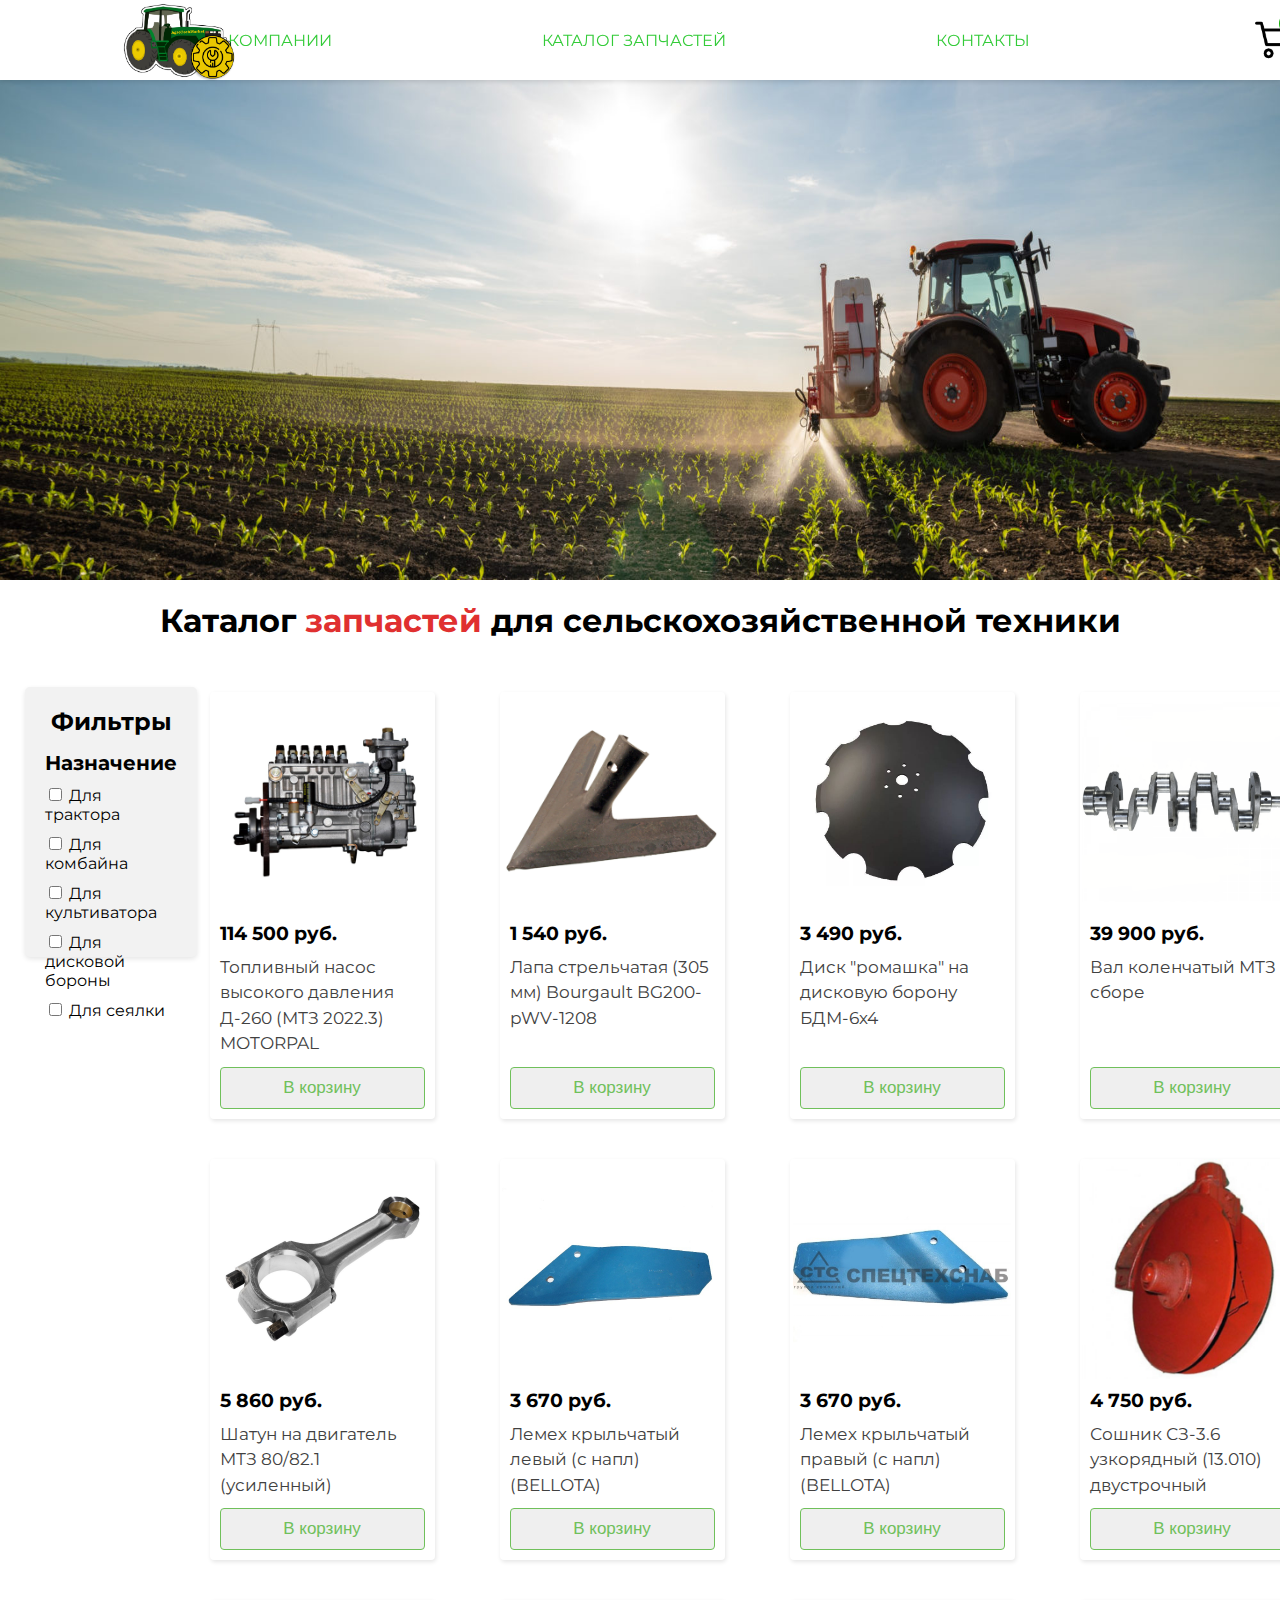
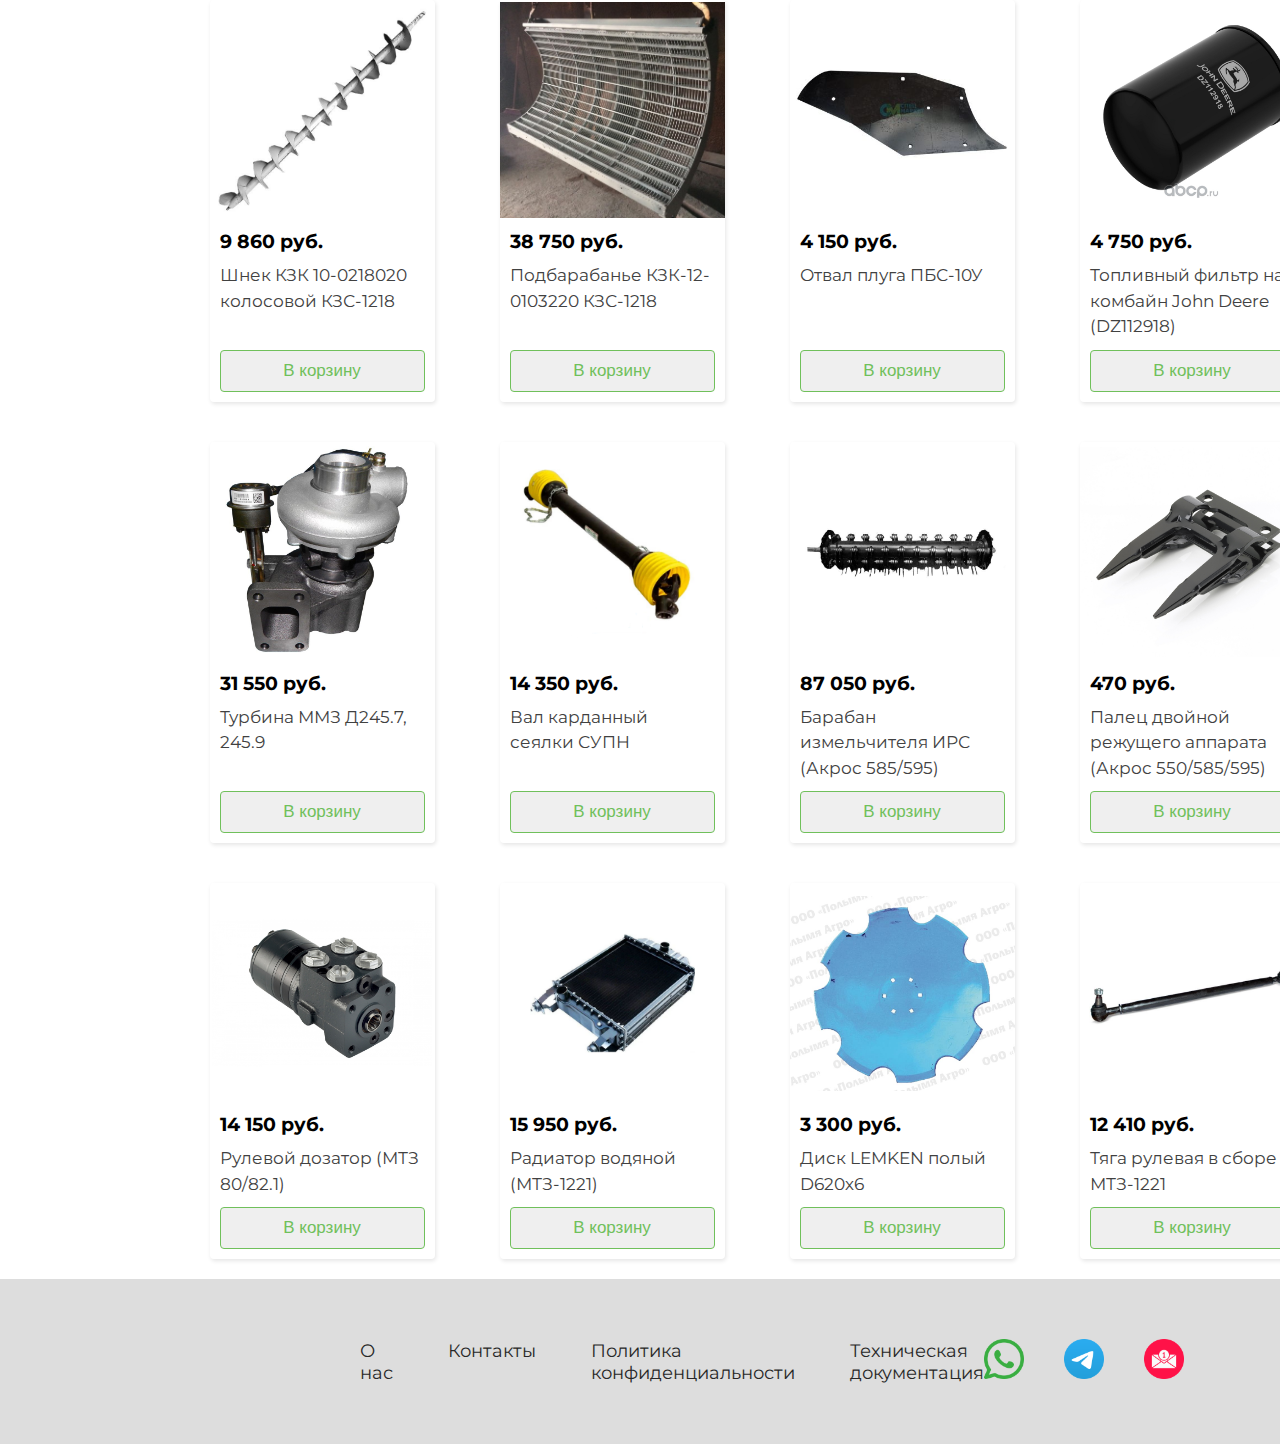
<file: index.html>
<!DOCTYPE html>
<html lang="en">
<head>
    <meta charset="UTF-8">
    <meta name="viewport" content="width=device-width, initial-scale=1.0">
    <title>Запчасти для сельскохозяйственной техники</title>
    <link rel="stylesheet" href="css/style.css">
</head>
<body>
    <!-- логотип и верхняя панелька управления -->
    <header>
            <div class="logo">
                <img src="img/logotip_agrotech.png" alt="Логотип">
            </div>
            <nav>
                <ul>
                    <li><a href="about.html">О КОМПАНИИ</a></li>
                    <li><a href="index.html">КАТАЛОГ ЗАПЧАСТЕЙ</a></li>
                    <li><a href="contacts.html">КОНТАКТЫ</a></li>
                </ul>
            </nav>

            <div class="cart-button">
                <a href="cart.html">
                    <img src="img/cart.png" alt="Корзина">
                    <span class="cart-count" id="cart-count">0</span>
                </a>
            </div>
    </header>
    <!-- логотип и верхняя панелька -->

    <main>
        <!-- баннер -->
        <section>
            <div class="banner" id="banner">
                <img class="slider" src="img/banner_6.jpg" alt="Баннер_1">
                <img class="slider" src="img/banner_2.jpg" alt="Баннер_2">
                <img class="slider" src="img/banner_3.jpeg" alt="Баннер_3">
                <img class="slider" src="img/banner_4.jpg" alt="Баннер_4">
                <img class="slider" src="img/banner_5.jpg" alt="Баннер_5">
            </div>    
        </section>
        <!-- баннер -->
        
        <h1>Каталог <span class="name-firm">запчастей</span> для сельскохозяйственной техники</h1>
        <section class="product">
        <!-- блок с фильтрацией товаров -->
            <div class="filters">
                <h3>Фильтры</h3>
                <div class="filter">
                  <h4 class="h_filter">Назначение</h4>
                  <div class="checkboxes">
                    <label>
                        <input type="checkbox" name="category" value="tractor"> Для трактора
                    </label>
                    <label>
                        <input type="checkbox" name="category" value="harvester"> Для комбайна
                    </label>
                    <label>
                        <input type="checkbox" name="category" value="cultivator"> Для культиватора
                    </label>
                    <label>
                        <input type="checkbox" name="category" value="diskator"> Для дисковой бороны
                    </label>
                    <label>
                        <input type="checkbox" name="category" value="seeder"> Для сеялки
                    </label>
                  </div>
                </div>
            </div>
        <!-- блок с фильтрацией товаров -->
            
        <!-- карточки товаров -->          
            <div class="cards">
                <div class="card" data-category="tractor">
                    <div class="card-top">
                        <a href="tnvd.html" class="card-image"> <img src="img/tnvd_mtz.jpg" alt="ТНВД Д-263 (МТЗ 2022.3)"/></a>
                    </div>
                    <div class="card-bottom">
                        <div class="card-prices">114 500 руб.</div>
                        <a href="tnvd.html" class="card-title">Топливный насос высокого давления Д-260 (МТЗ 2022.3) MOTORPAL</a>
                        <button class="card-add" data-product-id="1">В корзину</button>
                    </div>
                </div>
                <div class="card" data-category="cultivator">
                    <div class="card-top">
                        <a href="#" class="card-image"> <img src="img/lapa200mm.jpg" alt="Лапа стрельчатая 305мм"/></a>
                    </div>
                    <div class="card-bottom">
                        <div class="card-prices">1 540 руб.</div>
                        <a href="#" class="card-title">Лапа стрельчатая (305 мм) Bourgault BG200-pWV-1208</a>
                        <button class="card-add" data-product-id="2">В корзину</button>
                    </div>
                </div>

                <div class="card" data-category="diskator">
                    <div class="card-top">
                      <a href="#" class="card-image"> <img src="img/bdm_disk.jpg" alt="Диск ромашка на дисковую борону "/></a>
                    </div>
                    <div class="card-bottom">
                        <div class="card-prices">3 490 руб.</div>
                        <a href="#" class="card-title">Диск "ромашка" на дисковую борону БДМ-6х4</a>
                        <button class="card-add" data-product-id="3">В корзину</button>
                    </div>
                </div>

                <div class="card" data-category="tractor">
                    <div class="card-top">
                    <a href="#" class="card-image"> <img src="img/kolenval_mtz.png" alt="Коленвал на МТЗ 82.1"/></a>
                    </div>
                    <div class="card-bottom">
                        <div class="card-prices">39 900 руб.</div>
                        <a href="#" class="card-title">Вал коленчатый МТЗ в сборе</a>
                        <button class="card-add" data-product-id="4">В корзину</button>
                    </div>
                </div>

                <div class="card" data-category="tractor">
                    <div class="card-top">
                        <a href="#" class="card-image"> <img src="img/shatun_mtz.jpg" alt="Шатун на МТЗ 82.1"/></a>
                    </div>
                    <div class="card-bottom">
                        <div class="card-prices">5 860 руб.</div>
                        <a href="#" class="card-title">Шатун на двигатель МТЗ 80/82.1 (усиленный)</a>
                        <button class="card-add" data-product-id="5">В корзину</button>
                    </div>
                </div>

                <div class="card" data-category="plug">
                    <div class="card-top">
                        <a href="#" class="card-image"> <img src="img/lemeh_left.jpeg" alt="Лемех левый"/></a>
                    </div>
                    <div class="card-bottom">
                        <div class="card-prices">3 670 руб.</div>
                        <a href="#" class="card-title">Лемех крыльчатый левый (с напл) (BELLOTA)</a>
                        <button class="card-add" data-product-id="6">В корзину</button>
                    </div>
                </div>

                <div class="card" data-category="plug">
                    <div class="card-top">
                        <a href="#" class="card-image"> <img src="img/lemeh_right.jpg" alt="Лемех правый"/></a>
                    </div>
                    <div class="card-bottom">
                        <div class="card-prices">3 670 руб.</div>
                        <a href="#" class="card-title">Лемех крыльчатый правый (с напл) (BELLOTA)</a>
                        <button class="card-add" data-product-id="7">В корзину</button>
                    </div>
                </div>

                <div class="card" data-category="seeder">
                    <div class="card-top">
                        <a href="#" class="card-image"> <img src="img/soshnik3.6.jpg" alt="Сошник узкорядный СЗ-3.6"/></a>
                    </div>
                    <div class="card-bottom">
                        <div class="card-prices">4 750 руб.</div>
                        <a href="#" class="card-title">Сошник СЗ-3.6 узкорядный (13.010) двустрочный</a>
                        <button class="card-add" data-product-id="8">В корзину</button>
                    </div>
                </div>

                <div class="card" data-category="harvester">
                    <div class="card-top">
                        <a href="#" class="card-image"> <img src="img/shnek_kolos_1218jpg.jpg" alt="Шнек колосовой КЗС-1218"/></a>
                    </div>
                    <div class="card-bottom">
                        <div class="card-prices">9 860 руб.</div>
                        <a href="#" class="card-title">Шнек КЗК 10-0218020 колосовой КЗС-1218</a>
                        <button class="card-add" data-product-id="9">В корзину</button>
                    </div>
                </div>

                <div class="card" data-category="harvester">
                    <div class="card-top">
                        <a href="#" class="card-image"> <img src="img/podbar_1218.jpg" alt="Подбарабанье КЗС-1218"/></a>
                    </div>
                    <div class="card-bottom">
                        <div class="card-prices">38 750 руб.</div>
                        <a href="#" class="card-title">Подбарабанье КЗК-12-0103220 КЗС-1218</a>
                        <button class="card-add" data-product-id="10">В корзину</button>
                    </div>
                </div>

                <div class="card" data-category="plug">
                    <div class="card-top">
                        <a href="#" class="card-image"> <img src="img/otval_pbs.jpeg" alt="Отвал плуга ПБС-10У"/></a>
                    </div>
                    <div class="card-bottom">
                        <div class="card-prices">4 150 руб.</div>
                        <a href="#" class="card-title">Отвал плуга ПБС-10У</a>
                        <button class="card-add" data-product-id="11">В корзину</button>
                    </div>
                </div>
                
                <div class="card" data-category="harvester">
                    <div class="card-top">
                        <a href="#" class="card-image"> <img src="img/jd_filter.jpeg" alt="Топливный фильтр John Deere"/></a>
                    </div>
                    <div class="card-bottom">
                        <div class="card-prices">4 750 руб.</div>
                        <a href="#" class="card-title">Топливный фильтр на комбайн John Deere (DZ112918)</a>
                        <button class="card-add" data-product-id="12">В корзину</button>
                    </div>
                </div>

                <div class="card" data-category="tractor">
                    <div class="card-top">
                        <a href="#" class="card-image"> <img src="img/turbina_d245.jpg" alt="Турбина ММЗ Д245.7, 245.9"/></a>
                    </div>
                    <div class="card-bottom">
                        <div class="card-prices">31 550 руб.</div>
                        <a href="#" class="card-title">Турбина ММЗ Д245.7, 245.9</a>
                        <button class="card-add" data-product-id="13">В корзину</button>
                    </div>
                </div>

                <div class="card" data-category="seeder">
                    <div class="card-top">
                        <a href="#" class="card-image"> <img src="img/val_supn.png" alt="Вал карданный сеялки СУПН"/></a>
                    </div>
                    <div class="card-bottom">
                        <div class="card-prices">14 350 руб.</div>
                        <a href="#" class="card-title">Вал карданный сеялки СУПН</a>
                        <button class="card-add" data-product-id="14">В корзину</button>
                    </div>
                </div>

                <div class="card" data-category="harvester">
                    <div class="card-top">
                        <a href="#" class="card-image"> <img src="img/irs_acros.jpg" alt="Барабан измельчителя ИРС (Акрос 585/595)"/></a>
                    </div>
                    <div class="card-bottom">
                        <div class="card-prices">87 050 руб.</div>
                        <a href="#" class="card-title">Барабан измельчителя ИРС (Акрос 585/595) </a>
                        <button class="card-add" data-product-id="15">В корзину</button>
                    </div>
                </div>

                <div class="card" data-category="harvester">
                    <div class="card-top">
                        <a href="#" class="card-image"> <img src="img/palec_acros.jpeg" alt="Палец двойной режущего аппарата (Акрос 550/585/595)"/></a>
                    </div>
                    <div class="card-bottom">
                        <div class="card-prices">470 руб.</div>
                        <a href="#" class="card-title">Палец двойной режущего аппарата (Акрос 550/585/595)</a>
                        <button class="card-add" data-product-id="16">В корзину</button>
                    </div>
                </div>

                <div class="card" data-category="tractor">
                    <div class="card-top">
                    <a href="#" class="card-image"> <img src="img/dozator.jpg" alt="Рулевой дозатор"/></a>
                    </div>
                    <div class="card-bottom">
                    <div class="card-prices">14 150 руб.</div>
                    <a href="#" class="card-title">Рулевой дозатор (МТЗ 80/82.1)</a>
                    <button class="card-add" data-product-id="17">В корзину</button>
                    </div>
                </div>

                <div class="card" data-category="tractor">
                    <div class="card-top">
                        <a href="#" class="card-image"> <img src="img/radiator_mtz1221.jpg" alt="Радиатор водяной (МТЗ-1221)"/></a>
                    </div>
                    <div class="card-bottom">
                        <div class="card-prices">15 950 руб.</div>
                        <a href="#" class="card-title">Радиатор водяной (МТЗ-1221)</a>
                        <button class="card-add" data-product-id="18">В корзину</button>
                    </div>
                </div>

                <div class="card" data-category="diskator">
                    <div class="card-top">
                        <a href="#" class="card-image"> <img src="img/disk_lemken.jpg" alt="Диск LEMKEN полый D620х6"/></a>
                    </div>
                    <div class="card-bottom">
                        <div class="card-prices">3 300 руб.</div>
                        <a href="#" class="card-title">Диск LEMKEN полый D620х6 </a>
                        <button class="card-add" data-product-id="19">В корзину</button>
                    </div>
                </div>

                <div class="card" data-category="tractor">
                    <div class="card-top">
                        <a href="#" class="card-image"> <img src="img/tyaga_1221.jpg" alt="Тяга рулевая в сборе МТЗ-1221"/></a>
                    </div>
                    <div class="card-bottom">
                        <div class="card-prices">12 410 руб.</div>
                        <a href="#" class="card-title">Тяга рулевая в сборе МТЗ-1221</a>
                        <button class="card-add" data-product-id="20">В корзину</button>
                    </div>
                </div>
            </div>
        <!-- карточки товаров -->
        </section>

        <!-- нижняя часть -->
        <footer>
            <div class="footer-links">
              <a href="about.html">О нас</a>
              <a href="contacts.html">Контакты</a>
              <a href="#">Политика конфиденциальности</a>
              <a href="#">Техническая документация</a>
            </div>

            <div class="footer-icons">
              <a href="https://wa.me/" target="_blank">
                <img src="img/whatsapp-icon.png" alt="WhatsApp">
              </a>
              <a href="https://t.me/" target="_blank">
                <img src="img/telegram_icon.png" alt="Telegram">
              </a>
              <a href="mailto:example_email@example.ru">
                <img src="img/mail_icon.png" alt="Email">
              </a>
            </div>
          </footer>
        <!-- нижняя часть -->

        <script src="js/banner_script.js"></script>
        <script src="js/cart_ind_script.js"></script>
        <script src="js/sort_card.js"></script>
    </main>

</body>
</html>
</file>
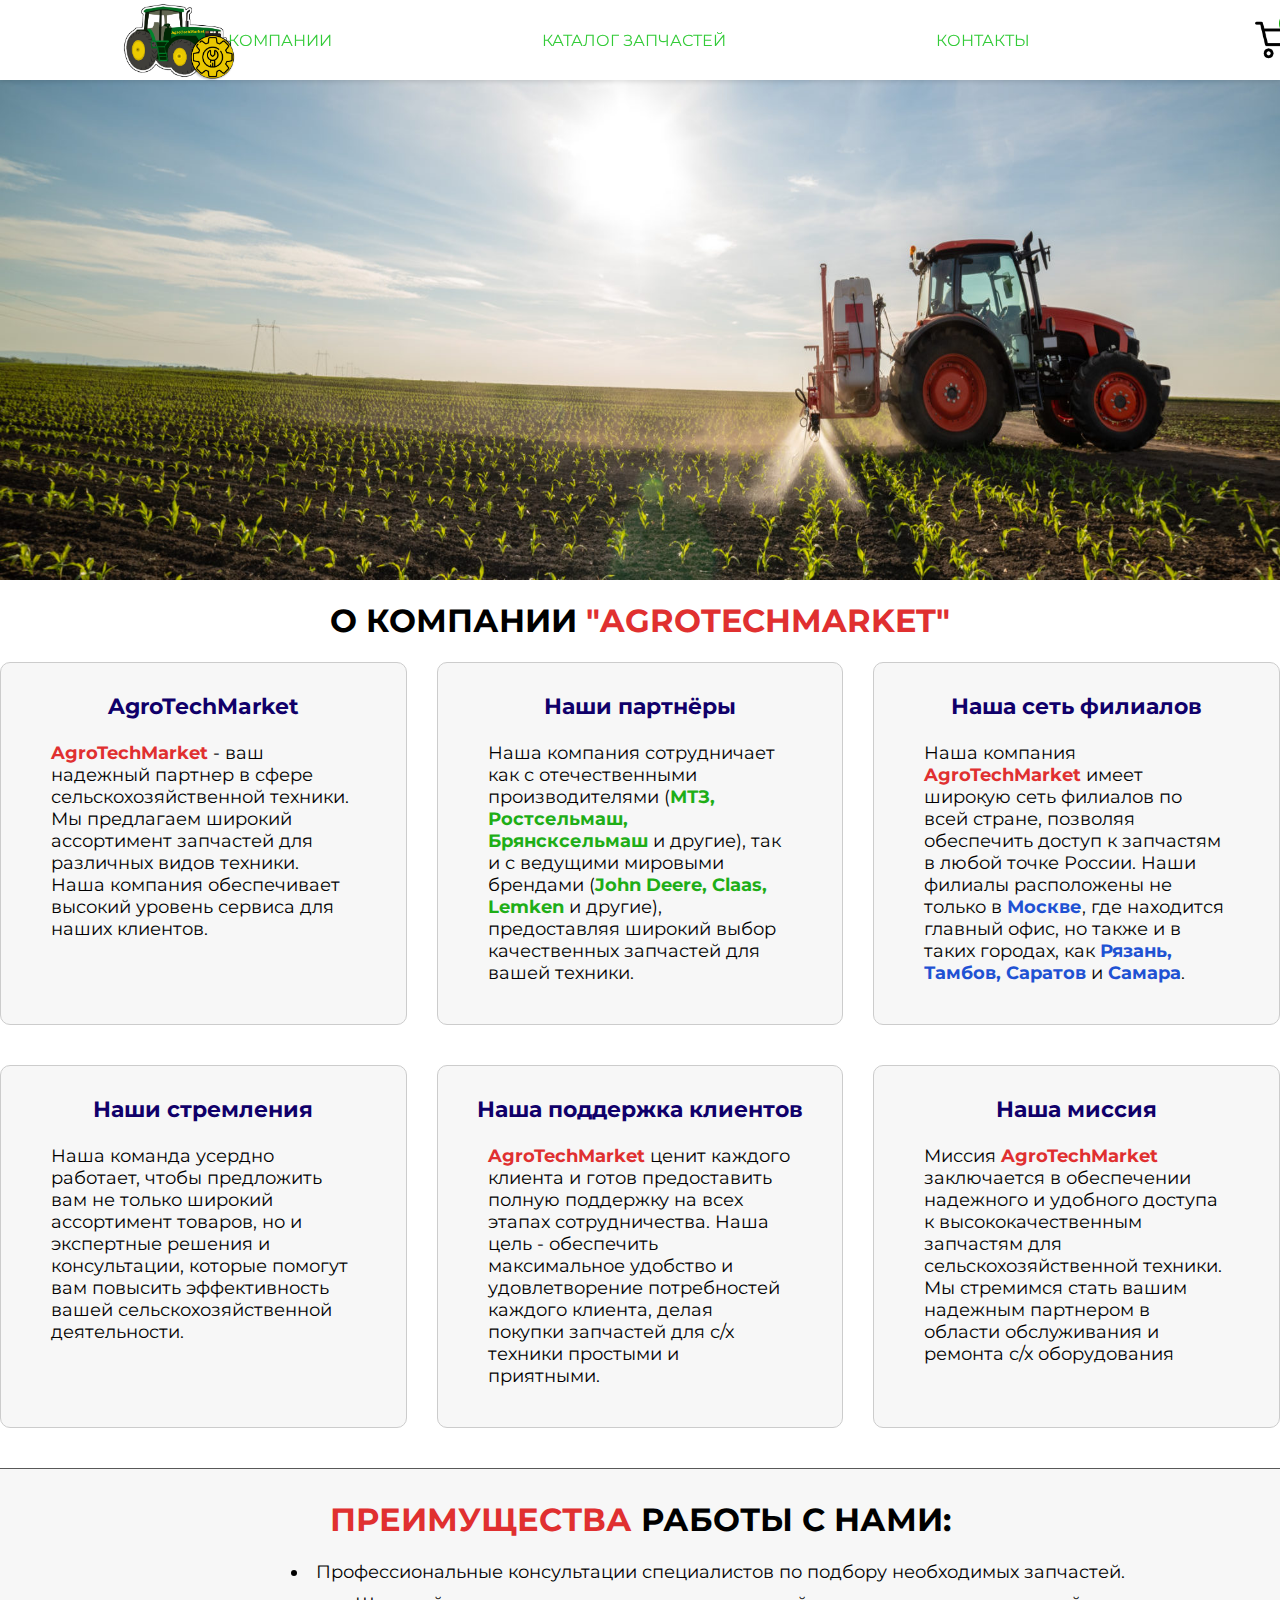
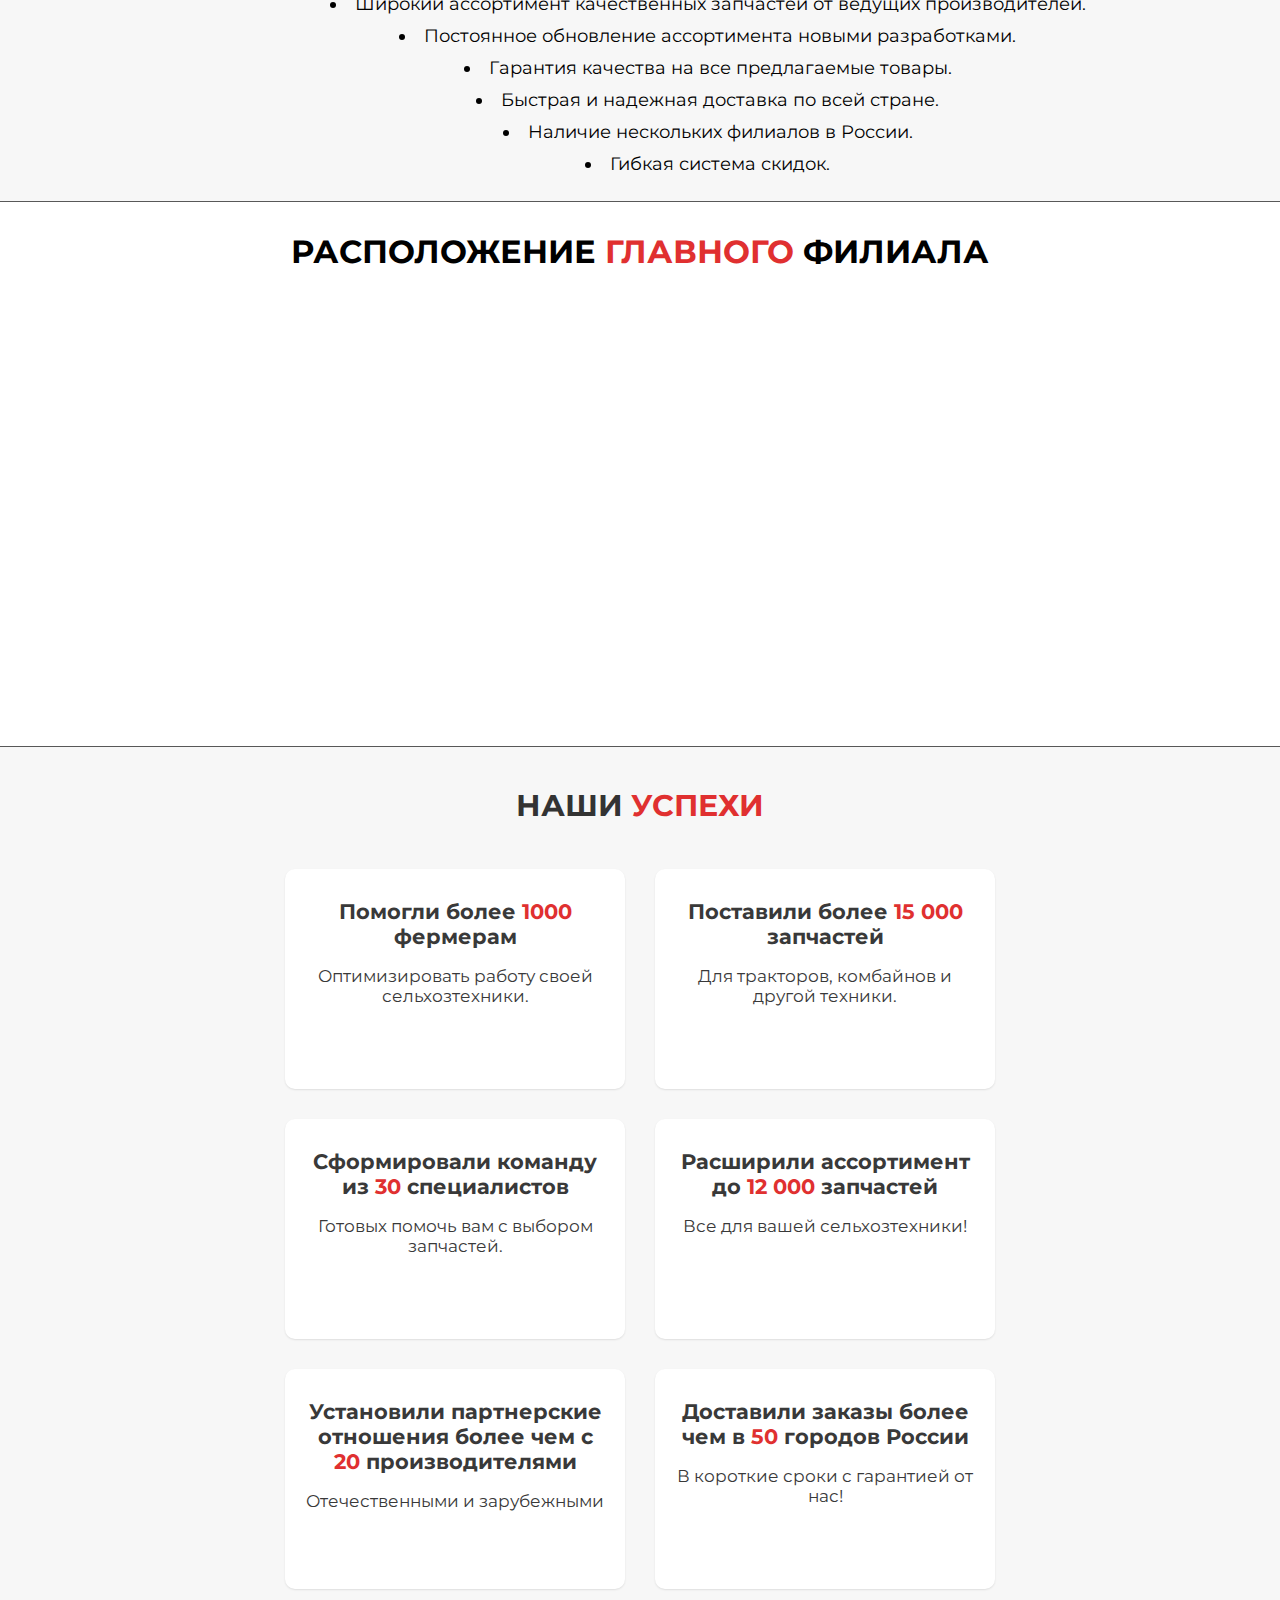
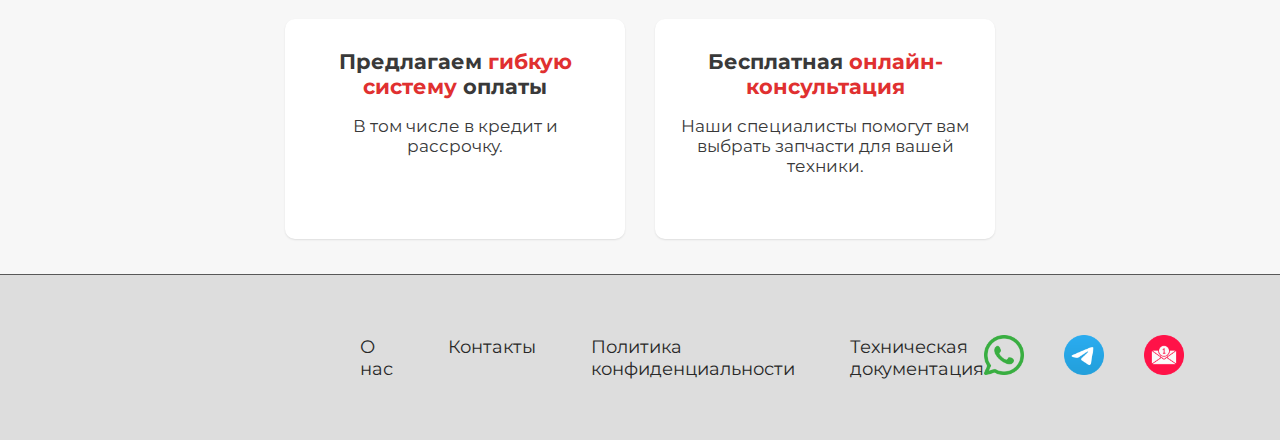
<file: about.html>
<!DOCTYPE html>
<html lang="en">
<head>
    <meta charset="UTF-8">
    <meta name="viewport" content="width=device-width, initial-scale=1.0">
    <title>О нас</title>
    <link rel="stylesheet" href="css/style_about.css">
</head>
<body>
    <header>
        <div class="logo">
            <img src="img/logotip_agrotech.png" alt="Логотип">
        </div>
        <nav>
            <ul>
                <li><a href="about.html">О КОМПАНИИ</a></li>
                <li><a href="index.html">КАТАЛОГ ЗАПЧАСТЕЙ</a></li>
                <li><a href="contacts.html">КОНТАКТЫ</a></li>
            </ul>
        </nav>
            
        <div class="cart-button">
            <a href="cart.html">
                <img src="img/cart.png" alt="Корзина">
                <span class="cart-count" id="cart-count">0</span>
            </a>
        </div>
    </header>

    <main>
        <section>
            <div class="banner" id="banner">
                <img class="slider" src="img/banner_6.jpg" alt="Баннер_1">
                <img class="slider" src="img/banner_2.jpg" alt="Баннер_2">
                <img class="slider" src="img/banner_3.jpeg" alt="Баннер_3">
                <img class="slider" src="img/banner_4.jpg" alt="Баннер_4">
                <img class="slider" src="img/banner_5.jpg" alt="Баннер_5">
            </div>      
        </section>
        <div class="info-container">
          <h1>О КОМПАНИИ <span class="name-firm">"AGROTECHMARKET"</span></h1>
          <div class="card-block">
            <div class="card-info">
              <div class="card-item">
                <div class="card-header">
                  <h3>AgroTechMarket</h3>
                </div>
                <div class="information">
                  <p><span class="name-firm">AgroTechMarket</span> - ваш надежный партнер в сфере сельскохозяйственной техники. 
                    Мы предлагаем широкий ассортимент запчастей для различных видов техники.
                    Наша компания обеспечивает высокий уровень сервиса для наших клиентов.</p>
                </div>
              </div>

              <div class="card-item">
                <div class="card-header">
                  <h3>Наши партнёры</h3>
                </div>
                <div class="information">
                  <p>Наша компания сотрудничает как с отечественными производителями 
                    (<span class="name-prod">МТЗ, Ростсельмаш, Брянсксельмаш</span> и другие), так и 
                    с ведущими мировыми брендами (<span class="name-prod">John Deere, Claas, Lemken</span> и другие), предоставляя широкий выбор
                    качественных запчастей для вашей техники.</p>
                </div>
              </div>

              <div class="card-item">
                <div class="card-header">
                  <h3>Наша сеть филиалов</h3>
                </div>
                <div class="information">
                  <p>Наша компания <span class="name-firm">AgroTechMarket</span> имеет широкую сеть филиалов по всей стране, позволяя обеспечить доступ 
                    к запчастям в любой точке России. Наши филиалы расположены 
                    не только в <span class="name-city">Москве</span>, где находится главный офис, но также и в таких городах, как <span class="name-city">Рязань, 
                    Тамбов, Саратов</span> и <span class="name-city">Самара</span>. </p>
                </div>
              </div>

              <div class="card-item">
                <div class="card-header">
                  <h3>Наши стремления</h3>
                </div>
                <div class="information">
                  <p>Наша команда усердно работает, чтобы предложить вам не только широкий ассортимент товаров, но и экспертные 
                    решения и консультации, которые помогут вам повысить эффективность вашей сельскохозяйственной деятельности. 
                  </p>
                </div>
              </div>

              <div class="card-item">
                <div class="card-header">
                  <h3>Наша поддержка клиентов</h3>
                </div>
                <div class="information">
                  <p><span class="name-firm">AgroTechMarket</span> ценит каждого клиента и готов предоставить полную поддержку на всех этапах сотрудничества. 
                    Наша цель - обеспечить максимальное удобство и удовлетворение потребностей каждого клиента, 
                    делая покупки запчастей для с/х техники простыми и приятными.</p>
                </div>
              </div>

              <div class="card-item">
                <div class="card-header">
                  <h3>Наша миссия</h3>
                </div>
                <div class="information">
                  <p>Миссия <span class="name-firm">AgroTechMarket</span> заключается в обеспечении надежного и удобного доступа к высококачественным запчастям 
                    для сельскохозяйственной техники. Мы стремимся стать вашим надежным партнером в области обслуживания и ремонта 
                    с/х оборудования</p>
                </div>
              </div>
            </div>
          </div>
          <div class="info-prefer">
            <h1><span class="name-firm">ПРЕИМУЩЕСТВА</span> РАБОТЫ С НАМИ:</h1>
            <ul>
              <li>Профессиональные консультации специалистов по подбору необходимых запчастей.</li>
              <li>Широкий ассортимент качественных запчастей от ведущих производителей.</li>
              <li>Постоянное обновление ассортимента новыми разработками.</li>
              <li>Гарантия качества на все предлагаемые товары.</li>
              <li>Быстрая и надежная доставка по всей стране.</li>
              <li>Наличие нескольких филиалов в России.</li>
              <li>Гибкая система скидок.</li>
            </ul>
          </div>  
        </div>
        <div class="main-map">
          <h1>РАСПОЛОЖЕНИЕ <span class="name-firm">ГЛАВНОГО</span> ФИЛИАЛА</h1>
          <iframe src="https://yandex.ru/map-widget/v1/?um=constructor%3Ae0b4b24038646551891e26cdb858741715fa1d450b7b2f39865cf2f8e0152227&amp;source=constructor" 
          width="780" height="420" frameborder="0"></iframe>
        </div>
        <div class="info-success">
          <section class="success-block">
            <h1>НАШИ <span class="name-firm">УСПЕХИ</span></h1>
            <div class="success-items">
              <div class="success-item">
                <div class="success-content">
                  <h4>Помогли более <span class="name-firm">1000</span> фермерам</h4>
                  <p>Оптимизировать работу своей сельхозтехники.</p>
                </div>
              </div>
              <div class="success-item">
                <div class="success-content">
                  <h4>Поставили более <span class="name-firm">15 000</span> запчастей</h4>
                  <p>Для тракторов, комбайнов и другой техники.</p>
                </div>
              </div>
              <div class="success-item">
                <div class="success-content">
                  <h4>Сформировали команду из <span class="name-firm">30</span> специалистов</h4>
                  <p>Готовых помочь вам с выбором запчастей.</p>
                </div>
              </div>
              <div class="success-item">
                <div class="success-content">
                  <h4>Расширили ассортимент до <span class="name-firm">12 000</span> запчастей</h4>
                  <p>Все для вашей сельхозтехники!</p>
                </div>
              </div>
              <div class="success-item">
                <div class="success-content">
                  <h4>Установили партнерские отношения более чем с <span class="name-firm">20</span> производителями</h4>
                  <p>Отечественными и зарубежными</p>
                </div>
              </div>
              <div class="success-item">
                <div class="success-content">
                  <h4>Доставили заказы более чем в <span class="name-firm">50</span> городов России</h4>
                  <p>В короткие сроки с гарантией от нас!</p>
                </div>
              </div>
              <div class="success-item">
                <div class="success-content">
                  <h4>Предлагаем <span class="name-firm">гибкую систему</span> оплаты</h4>
                  <p>В том числе в кредит и рассрочку.</p>
                </div>
              </div>
              <div class="success-item">
                <div class="success-content">
                  <h4>Бесплатная <span class="name-firm">онлайн-консультация</span></h4>
                  <p>Наши специалисты помогут вам выбрать запчасти для вашей техники.</p>
                </div>
              </div>
            </div>
          </section>
          
        </div>
        
        
        <!-- нижняя часть -->
        <footer>
            <div class="footer-links">
              <a href="about.html">О нас</a>
              <a href="contacts.html">Контакты</a>
              <a href="#">Политика конфиденциальности</a>
              <a href="#">Техническая документация</a>
            </div>

            <div class="footer-icons">
              <a href="https://wa.me/" target="_blank">
                <img src="img/whatsapp-icon.png" alt="WhatsApp">
              </a>
              <a href="https://t.me/" target="_blank">
                <img src="img/telegram_icon.png" alt="Telegram">
              </a>
              <a href="mailto:example_email@example.ru">
                <img src="img/mail_icon.png" alt="Email">
              </a>
            </div>
          </footer>
        <!-- нижняя часть -->


        <script src="js/banner_script.js"></script>
        <script src="js/count_script.js"></script>
    </main>

</body>
</html>
</file>
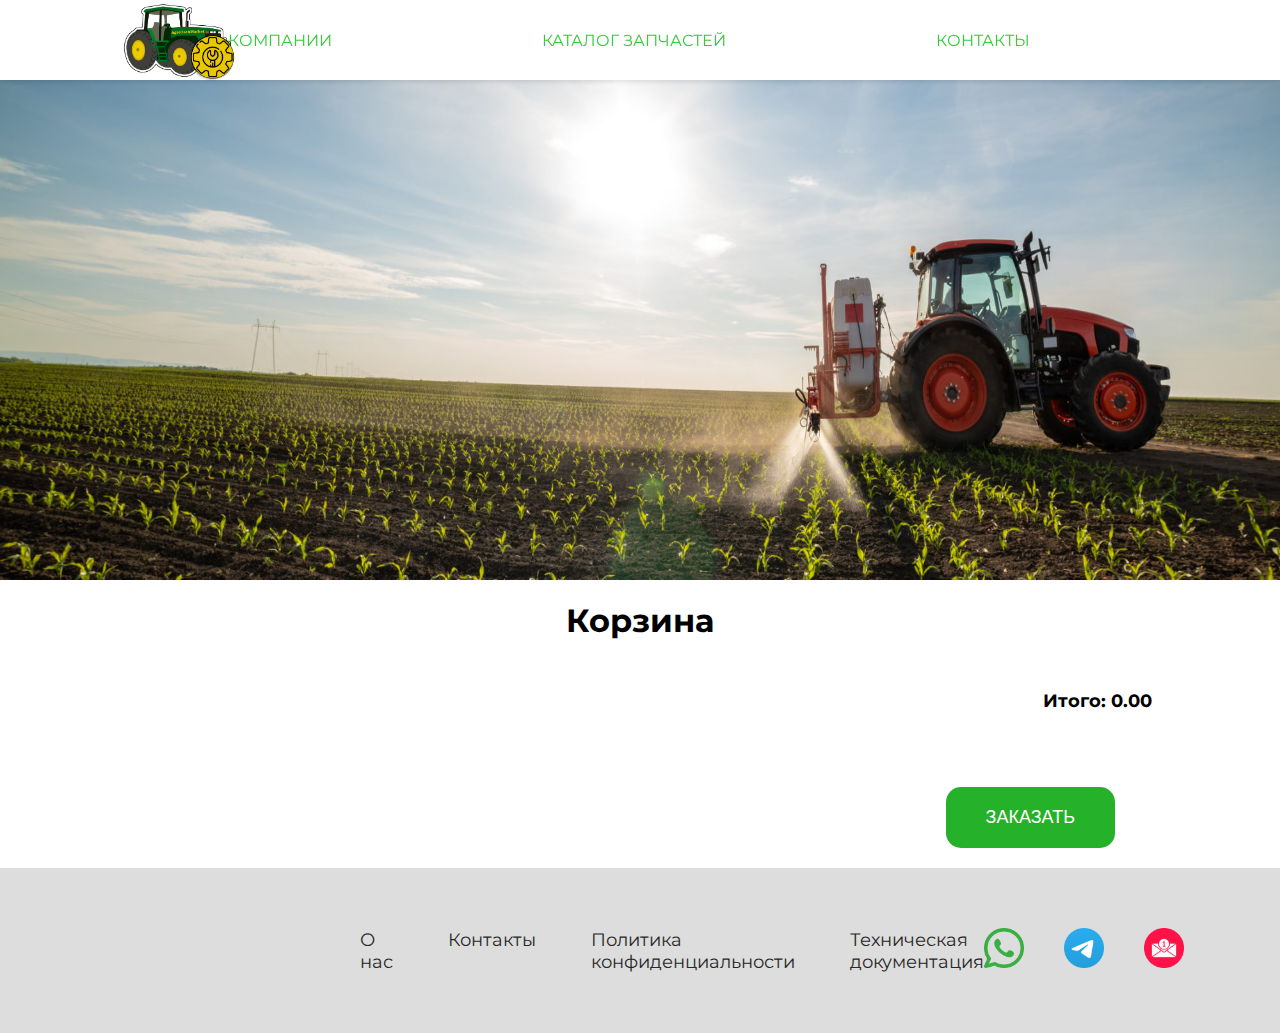
<file: cart.html>
<!DOCTYPE html>
<html lang="en">
<head>
    <meta charset="UTF-8">
    <meta name="viewport" content="width=device-width, initial-scale=1.0">
    <title>Корзина</title>
    <link rel="stylesheet" href="css/style_cart.css">
</head>
<body>
    <header>
            <div class="logo">
                <img src="img/logotip_agrotech.png" alt="Логотип">
            </div>
            <nav>
                <ul>
                    <li><a href="about.html">О КОМПАНИИ</a></li>
                    <li><a href="index.html">КАТАЛОГ ЗАПЧАСТЕЙ</a></li>
                    <li><a href="contacts.html">КОНТАКТЫ</a></li>
                </ul>
            </nav>

            <div class="cart-button">
                  <img src="img/cart.png" alt="Корзина">
          </div>
    </header>

    <main>
        <section>
            <div class="banner" id="banner">
                <img class="slider" src="img/banner_6.jpg" alt="Баннер_1">
                <img class="slider" src="img/banner_2.jpg" alt="Баннер_2">
                <img class="slider" src="img/banner_3.jpeg" alt="Баннер_3">
                <img class="slider" src="img/banner_4.jpg" alt="Баннер_4">
                <img class="slider" src="img/banner_5.jpg" alt="Баннер_5">
            </div>    
        </section>   
        <div class="width_cart">
            <h1>Корзина</h1>
            <div id="cart-items"></div>
            <div class="cart_total" id="cart-total">Итого: <span id="total-sum">0</span></div>
        </div>

        <div class="button-order">
          <button class="cart-order">ЗАКАЗАТЬ</button>
        </div>

        <!-- нижняя часть -->
        <footer>
            <div class="footer-links">
              <a href="about.html">О нас</a>
              <a href="contacts.html">Контакты</a>
              <a href="#">Политика конфиденциальности</a>
              <a href="#">Техническая документация</a>
            </div>

            <div class="footer-icons">
              <a href="https://wa.me/" target="_blank">
                <img src="img/whatsapp-icon.png" alt="WhatsApp">
              </a>
              <a href="https://t.me/" target="_blank">
                <img src="img/telegram_icon.png" alt="Telegram">
              </a>
              <a href="mailto:example_email@example.ru">
                <img src="img/mail_icon.png" alt="Email">
              </a>
            </div>
          </footer>
        <!-- нижняя часть -->

        <script src="js/banner_script.js"></script>
        <script src="js/cart_script.js"></script>

    </main>
</body>
</html>
</file>
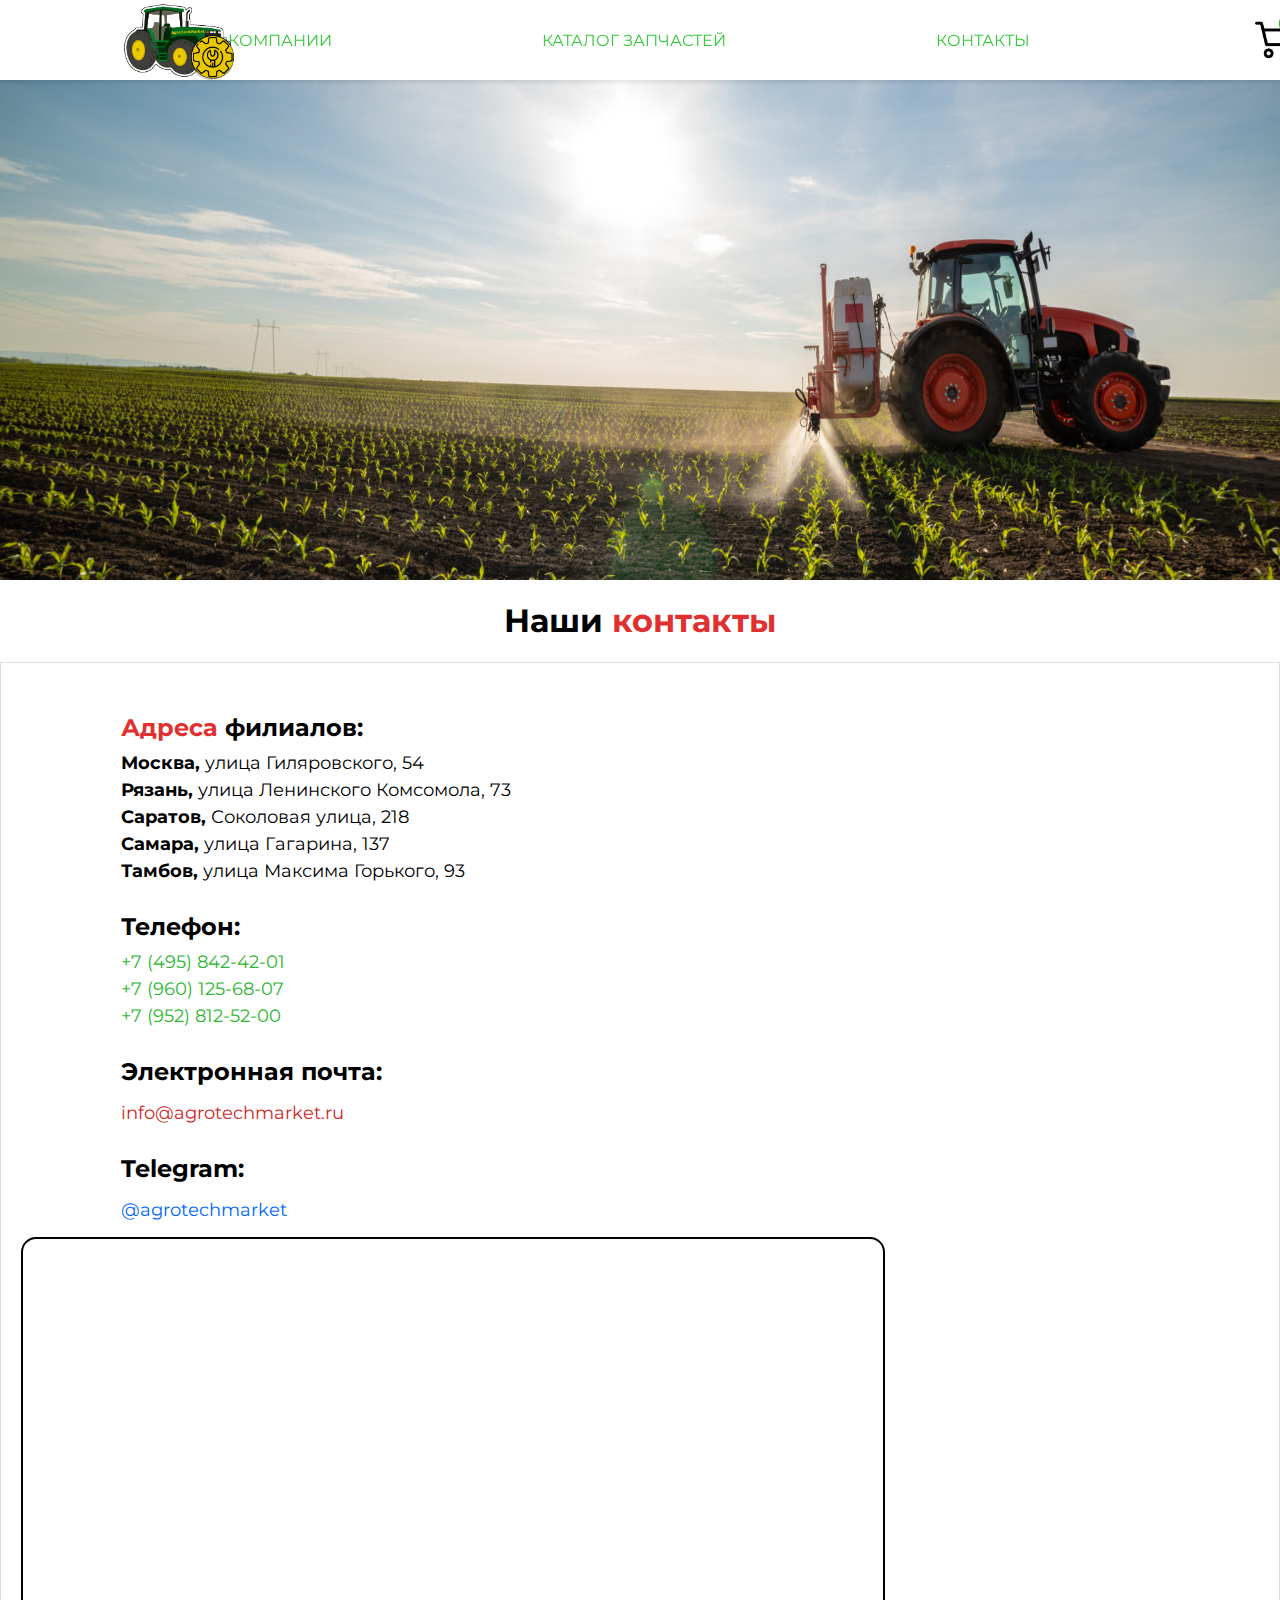
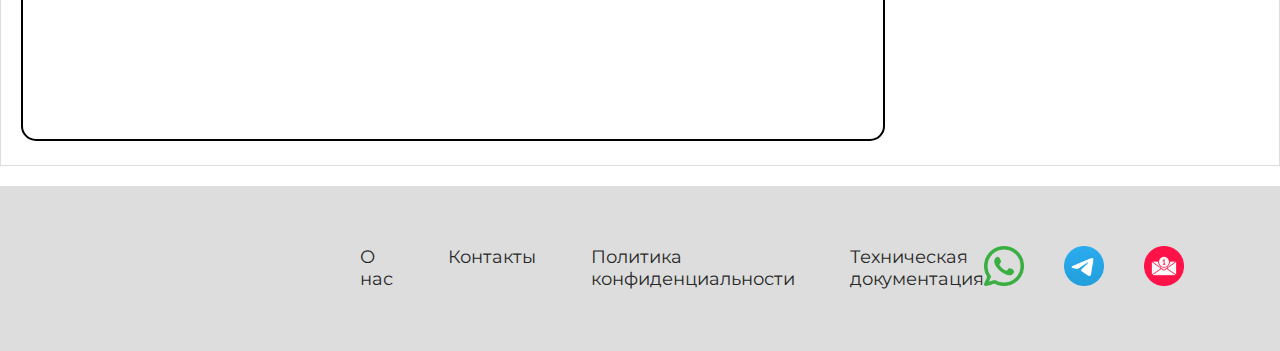
<file: contacts.html>
<!DOCTYPE html>
<html lang="en">
<head>
    <meta charset="UTF-8">
    <meta name="viewport" content="width=device-width, initial-scale=1.0">
    <title>Контакты</title>
    <link rel="stylesheet" href="css/style_contacts.css">
</head>
<body>
    <header>
        <div class="logo">
            <img src="img/logotip_agrotech.png" alt="Логотип">
        </div>
        <nav>
            <ul>
                <li><a href="about.html">О КОМПАНИИ</a></li>
                <li><a href="index.html">КАТАЛОГ ЗАПЧАСТЕЙ</a></li>
                <li><a href="contacts.html">КОНТАКТЫ</a></li>
            </ul>
        </nav>
            
        <div class="cart-button">
            <a href="cart.html">
                <img src="img/cart.png" alt="Корзина">
                <span class="cart-count" id="cart-count">0</span>
            </a>
        </div>
    </header>

    <main>
        <section>
            <div class="banner" id="banner">
                <img class="slider" src="img/banner_6.jpg" alt="Баннер_1">
                <img class="slider" src="img/banner_2.jpg" alt="Баннер_2">
                <img class="slider" src="img/banner_3.jpeg" alt="Баннер_3">
                <img class="slider" src="img/banner_4.jpg" alt="Баннер_4">
                <img class="slider" src="img/banner_5.jpg" alt="Баннер_5">
            </div>    
        </section>

        <h1>Наши <span class="name-firm">контакты</span></h1>
        <section class="contact-info">
          <div class="contact-content">
            <h2><span class="name-firm">Адреса</span> филиалов:</h2>
            <ul>
              <li><strong>Москва,</strong> улица Гиляровского, 54</li>
              <li><strong>Рязань,</strong> улица Ленинского Комсомола, 73</li>
              <li><strong>Саратов,</strong> Соколовая улица, 218</li>
              <li><strong>Самара,</strong> улица Гагарина, 137</li>
              <li><strong>Тамбов,</strong> улица Максима Горького, 93</li>
            </ul>
            <div class="number-phone">
              <h2>Телефон:</h2>
              <ul>
                <li><a href="#">+7 (495) 842-42-01</a></li>
                <li><a href="#">+7 (960) 125-68-07</a></li>
                <li><a href="#">+7 (952) 812-52-00</a></li>
              </ul>
            </div>
            <h2>Электронная почта:</h2>
            <div class="email">
              <p><a href="#">info@agrotechmarket.ru</a></p>
            </div>
            <div class="telegram">
              <h2>Telegram:</h2>
              <p><a href="https://telegram.org/">@agrotechmarket</a></p>
            </div>
          </div>
          <div class="contact-map">
            <iframe src="https://yandex.ru/map-widget/v1/?um=constructor%3Ac3d3ad81074e3311eb99c811a9c010d0c086d363eca7fd450876c88fa902c143&amp;source=constructor" 
            width="860" height="500" frameborder="0"></iframe>
          </div>
        </section>


        <!-- нижняя часть -->
        <footer>
            <div class="footer-links">
              <a href="about.html">О нас</a>
              <a href="contacts.html">Контакты</a>
              <a href="#">Политика конфиденциальности</a>
              <a href="#">Техническая документация</a>
            </div>

            <div class="footer-icons">
              <a href="https://wa.me/" target="_blank">
                <img src="img/whatsapp-icon.png" alt="WhatsApp">
              </a>
              <a href="https://t.me/" target="_blank">
                <img src="img/telegram_icon.png" alt="Telegram">
              </a>
              <a href="mailto:example_email@example.ru">
                <img src="img/mail_icon.png" alt="Email">
              </a>
            </div>
          </footer>
        <!-- нижняя часть -->
                
        <script src="js/banner_script.js"></script>
        <script src="js/count_script.js"></script>
    </main>

</body>
</html>
</file>
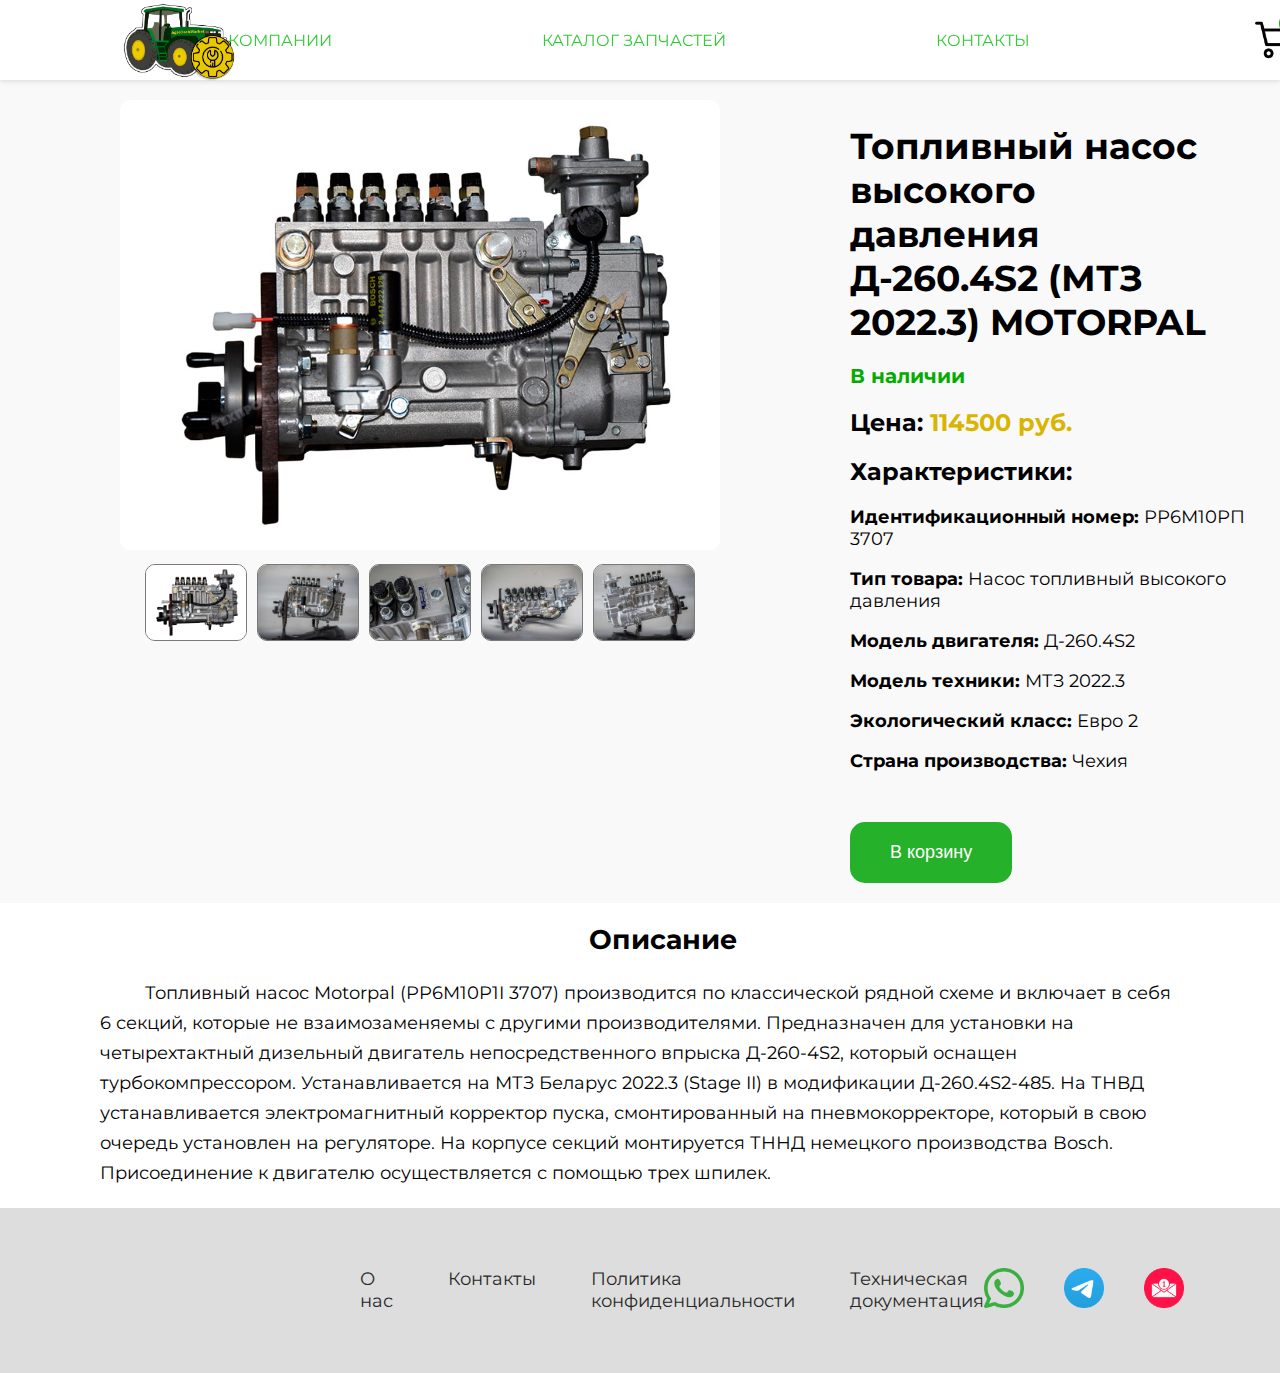
<file: tnvd.html>
<!DOCTYPE html>
<html lang="ru">
<head>
    <meta charset="UTF-8">
    <meta name="viewport" content="width=device-width, initial-scale=1.0">
    <title>Топливный насос высокого давления ТНВД</title>
    <link rel="stylesheet" href="css/style_tnvd.css">
</head>
<body>
    <header>
        <div class="logo">
            <img src="img/logotip_agrotech.png" alt="Логотип">
        </div>
        <nav>
            <ul>
                <li><a href="about.html">О КОМПАНИИ</a></li>
                <li><a href="index.html">КАТАЛОГ ЗАПЧАСТЕЙ</a></li>
                <li><a href="contacts.html">КОНТАКТЫ</a></li>
            </ul>
        </nav>
        <div class="cart-button">
            <a href="cart.html">
                <img src="img/cart.png" alt="Корзина">
                <span class="cart-count" id="cart-count">0</span>
            </a>
        </div>
    </header>

    <main>
        <div class="product-container">
            <div class="gallery">
                <div class="main-image">
                <img src="img/tnvd_mtz.jpg" alt="ТНВД Д-260.4S2 3707">
                </div>
                <div class="other-image">
                    <img src="img/tnvd_mtz.jpg" alt="ТНВД МТЗ-2022.3 (1)">
                    <img src="img/tnvd1.jpg" alt="ТНВД МТЗ-2022.3 (2)">
                    <img src="img/tnvd2.jpg" alt="ТНВД МТЗ-2022.3 (3)">
                    <img src="img/tnvd3.jpg" alt="ТНВД МТЗ-2022.3 (4)">
                    <img src="img/tnvd4.jpg" alt="ТНВД МТЗ-2022.3 (5)">
                </div>
            </div>
            <div class="product-details">
                <h1>Топливный насос высокого давления Д-260.4S2 (МТЗ 2022.3) MOTORPAL</h1>
                <h3>В наличии</h3>
                <h2>Цена: <span class="cost">114500 руб.</span> <h2>
                <h2>Характеристики:</h2>
                <p><strong>Идентификационный номер:</strong> РР6М10РП 3707</p>
                <p><strong>Тип товара:</strong> Насос топливный высокого давления</p>
                <p><strong>Модель двигателя:</strong> Д-260.4S2</p>
                <p><strong>Модель техники:</strong> МТЗ 2022.3</p>
                <p><strong>Экологический класс:</strong> Евро 2</p>
                <p><strong>Страна производства:</strong> Чехия</p>
                <button class="card-add" data-product-id="1">В корзину</button>
            </div>
        </div>

        <div class="product-about">
            <h2>Описание</h2>
            <p>Топливный насос Motorpal (PP6M10P1I 3707) производится по классической рядной схеме и включает в себя 6 секций, которые не взаимозаменяемы с другими производителями. 
                Предназначен для установки на четырехтактный дизельный двигатель непосредственного впрыска Д-260-4S2, который оснащен турбокомпрессором. 
                Устанавливается на МТЗ Беларус 2022.3 (Stage II) в модификации Д-260.4S2-485. 
                На ТНВД устанавливается электромагнитный корректор пуска, смонтированный на пневмокорректоре, который в свою очередь установлен на регуляторе.  
                На корпусе секций монтируется ТННД немецкого производства Bosch. Присоединение к двигателю осуществляется с помощью трех шпилек.</p>
        </div>
    </main>

    <footer>
        <div class="footer-links">
            <a href="about.html">О нас</a>
            <a href="contacts.html">Контакты</a>
            <a href="#">Политика конфиденциальности</a>
            <a href="#">Техническая документация</a>
        </div>
        <div class="footer-icons">
            <a href="https://wa.me/" target="_blank">
                <img src="img/whatsapp-icon.png" alt="WhatsApp">
            </a>
            <a href="https://t.me/" target="_blank">
                <img src="img/telegram_icon.png" alt="Telegram">
            </a>
            <a href="mailto:example_email@example.ru">
                <img src="img/mail_icon.png" alt="Email">
            </a>
        </div>
    </footer>

    <script src="js/banner_script.js"></script>
    <script src="js/slide_gallery.js"></script>
    <script src="js/count_script.js"></script>
    <script src="js/tnvd_cart_script.js"></script>
</body>
</html>
</file>
<file: css/style.css>
@font-face{
  font-family: 'Montserrat';
  src: local('Montserrat');
  src: url(../fonts/Montserrat/Montserrat-VariableFont_wght.ttf);
}

@font-face{
  font-family: 'Open_sans';
  src: local('Open_sans');
  src: url(../fonts/Open_Sans/OpenSans-VariableFont_wdth\,wght.ttf);
}


body {
    margin: 0;
    font-family: Montserrat;
}

header {
    position: fixed;
    top: 0;
    left: 0;
    right: 0;
    z-index: 9999;
    background-color: #ffffff;
    height: 80px; /* высота верхней полоски */
    display: flex;
    justify-content: center;
    align-items: center;
    padding: 0 20px;
    box-shadow: 0 2px 4px rgba(0, 0, 0, 0.1);
}

.logo img{
    width: 115px;
    position: absolute;
    left: 120px;
    margin-top: -40px;
}

nav ul {
    list-style: none;
    padding: 0;
    margin: 0;
    display: flex;
    justify-content: center; 
}

nav ul li {
    margin: 0 90px; /* отступы между элементами */
}

nav a {
    text-decoration: none;
    color: #33cb38;
    padding: 10px 15px;
    border-radius: 5px;
    background-color: #ffffff;
    transition: background-color 0.3s, color 0.3s;
}

nav a:hover {
    background-color: #45a049;
    color: #ffffff;
}

.banner {
  margin-top: 80px;
  position: relative;
  width: 100%;
  height: 500px;
  overflow: hidden;
}

.slider {
  position: absolute;
  width: 100%;
  height: 100%;
  opacity: 0;
  transition: opacity 1s;
}

.slider.active {
  opacity: 1;
  z-index: 1;
}

.slider :first-child {
  opacity: 1;
}

h1 {
  text-align: center;
}

/* карточки товаров в каталоге */
.cards {
  display: grid;
  grid-template-columns: repeat(auto-fill, 250px);
  width: 100%;
  max-width: 1250px; 
  justify-content: center;
  justify-items: center;
  column-gap: 40px;
  row-gap: 40px; 
  margin-top: 30px;
}

.card {
    width: 225px;
    min-height: 350px;
    box-shadow: 1px 2px 4px rgba(0, 0, 0, 0.1);
    display: flex;
    flex-direction: column; /* Размещаем элементы в колонку */
    border-radius: 4px;
    transition: 0.2s;
    position: relative;
  }
  
.card:hover {
    box-shadow: 4px 8px 16px rgba(0, 36, 87, 0.2);
}
  
  .card-top {
    flex: 0 0 220px;
    position: relative;
    overflow: hidden;
  }
  
  .card-image {
    display: block;
    position: absolute;
    top: 0;
    left: 0;
    width: 100%;
    height: 100%;
  }
  
  .card-image img {
    width: 100%;
    height: 100%;
    object-fit: contain; 
    transition: 0.2s;
  }
  
  .card-image:hover img {
    transform: scale(1.1);
  }
  
  .card-bottom {
    display: flex;
    flex-direction: column;
    flex: 1 0 auto;
    padding: 10px;
  }
  
  .card-prices {
    margin-bottom: 10px;
    font-weight: 700;
    font-size: 19px;
    display: flex;
  }
  
  .card-title {
    display: block;
    margin-bottom: 10px;
    font-weight: 400;
    font-size: 17px;
    line-height: 150%;
    color: #414141;
    text-decoration: none;
  }
  
  .card-title:hover {
    color: #000000;
  }
  
  .card-add {
    display: block;
    width: 100%;
    font-weight: 400;
    font-size: 17px;
    color: #70c05b;
    padding: 10px;
    text-align: center;
    border: 1px solid #70c05b;
    border-radius: 4px;
    cursor: pointer;
    transition: 0.3s;
    margin-top: auto;
  }
  
  .card-add:hover {
    border: 1px solid #2a9e2a;
    background-color: #2cab10;
    color: #fff;
  }

  .card.hidden {
    display: none;
  }
/* карточки товаров в каталоге */


/*кнопка корзины в верхней панели*/
.cart-button {
  position: relative;
  left: 120px;
}

.cart-button a {
    display: flex;
    align-items: center;
    text-decoration: none;
    color: #333;
}

.cart-button img {
    width: 40px;
    height: 40px;
}

#cart-count {
    background-color: #17af09;
    color: #fff;
    border-radius: 50%;
    padding: 4px 8px;
    font-size: 12px;
    position: absolute;
    top: -8px;
    right: -8px;
}
/*кнопка корзины в верхней панели*/

.product {
  display: flex;
  gap:0px;
}

.filters {
  width: 250px;
  height: 230px;
  padding: 20px;
  margin-left: 25px;
  margin-top: 25px;
  background-color: #f2f2f2;
  border-radius: 5px;
  box-shadow: 0 2px 5px rgba(0, 0, 0, 0.1);
}

.filters h3 {
  text-align: center;
  margin-top: 0;
  font-size: 24px;
  font-weight: bold;
  margin-bottom: 0;
}

.h_filter {
  margin-top: 15px;
}

.filter h4 {
  font-size: 20px;
  font-weight: bold;
  margin-bottom: 10px;
}

.checkboxes label {
  display: block;
  margin-bottom: 10px;
  font-size: 16px;
}

footer {
  margin-top: 20px;
  background-color: #dddddd;
  padding: 60px;
  font-family: 'Montserrat';
  font-size: 18px;
  display: flex;
  justify-content: space-between;
  align-items: center;
}

.footer-links {
  display: flex;
  gap: 55px;
  margin-left: 300px;
}

.footer-links a {
  text-decoration: none;
  color: #272727;
}

.footer-icons {
  display: flex;
  
}

.footer-icons a img {
  width: 40px;
  height: 40px;
  margin-right: 40px;
}

.name-firm {
  color: #e03030;
  font-weight: bold;
}
</file>
<file: css/style_about.css>
@font-face{
    font-family: 'Montserrat';
    src: local('Montserrat');
    src: url(../fonts/Montserrat/Montserrat-VariableFont_wght.ttf);
  }

body {
    margin: 0;
    font-family: Montserrat;
}

header {
    position: fixed;
    top: 0;
    left: 0;
    right: 0;
    z-index: 9999;
    background-color: #ffffff;
    height: 80px; /* высота верхней полоски */
    display: flex;
    justify-content: center;
    align-items: center;
    padding: 0 20px;
    box-shadow: 0 2px 4px rgba(0, 0, 0, 0.1);
}

.logo img{
    width: 115px;
    position: absolute;
    left: 120px;
    margin-top: -40px;
}

nav ul {
    list-style: none;
    padding: 0;
    margin: 0;
    display: flex;
    justify-content: center; 
}

nav ul li {
    margin: 0 90px; /* отступы между элементами */
}

nav a {
    text-decoration: none;
    color: #33cb38;
    padding: 10px 15px;
    border-radius: 5px;
    background-color: #ffffff;
    transition: background-color 0.3s, color 0.3s;
}

nav a:hover {
    background-color: #45a049;
    color: #ffffff;
}

.banner {
    margin-top: 80px;
    position: relative;
    width: 100%;
    height: 500px;
    overflow: hidden;
  }
  
  .slider {
    position: absolute;
    width: 100%;
    height: 100%;
    opacity: 0;
    transition: opacity 1s;
  }

  .slider.active {
    opacity: 1;
    z-index: 1;
  }
  
  .slider :first-child {
    opacity: 1;
  }

/*кнопка корзины в верхней панели*/
.cart-button {
    position: relative;
    left: 120px;
}

.cart-button a {
    display: flex;
    align-items: center;
    text-decoration: none;
    color: #333;
}

.cart-button img {
    width: 40px;
    height: 40px;
}

#cart-count {
    background-color: #17af09;
    color: #fff;
    border-radius: 50%;
    padding: 4px 8px;
    font-size: 12px;
    position: absolute;
    top: -8px;
    right: -8px;
}
/*кнопка корзины в верхней панели*/

footer {
    background-color: #dddddd;
    padding: 60px;
    font-family: 'Montserrat';
    font-size: 18px;
    display: flex;
    justify-content: space-between;
    align-items: center;
  }
  
.footer-links {
    display: flex;
    gap: 55px;
    margin-left: 300px;
}
  
.footer-links a {
    text-decoration: none;
    color: #272727;
}
  
.footer-icons {
    display: flex;
}
  
.footer-icons a img {
    width: 40px;
    height: 40px;
    margin-right: 40px;
}

.name-firm {
    color: #e03030;
    font-weight: bold;
}

.name-city {
    color: #1f52d3;
    font-weight: bold;  
}

.name-prod {
    color: #1eae17;
    font-weight: bold;
}

.info {
    margin-left: 100px;
    margin-right: 100px;
}

.info-text {
    font-size: 18px;
}

.info-text p {
    text-indent: 20px;
}

.info-container h1 {
    text-align: center;
}


.info-prefer h2 {
    text-align: center;
}

.info-prefer {
    background-color: #f7f7f7;
    padding-top: 10px;
    padding-bottom: 10px;
    border-top: 1px solid rgb(88, 88, 88);
    border-bottom: 1px solid rgb(88, 88, 88);
}

.info-prefer ul li {
    margin-left: 95px;
    margin-bottom: 10px;
    font-size: 18px;
    text-align: center;
    list-style-position: inside;
}

.main-map {
    text-align: center;
    margin-top: 30px;
    margin-bottom: 30px;
}

.card-block {
    display: flex;
    justify-content: center;
}

.card-info {
    display: flex;
    flex-wrap: wrap;
    justify-content: space-between; 
    max-width: 1300px; 
  }
  
.card-item {
    width: calc(33.33% - 20px);
    margin-bottom: 40px;
    border: 1px solid #ccc;
    border-radius: 10px;
    padding: 20px;
    box-sizing: border-box;
    background-color: #f7f7f7;
}
  
.card-header h3 {
    text-align: center;
    font-size: 22px;
    margin-top: 10px;
    color: #10006a;
}

.information p {
    margin: 20px 30px;
    font-size: 18px;
}

.success-block {
    padding: 20px;
    background-color: #f7f7f7;
    border-top: 1px solid rgb(88, 88, 88);
    border-bottom: 1px solid rgb(88, 88, 88);
}
  
.success-block h1 {
    text-align: center;
    font-size: 30px;
    color: #333;
    margin-bottom: 30px;
}
  
.success-items {
    display: flex;
    flex-wrap: wrap;
    justify-content: center;
    margin-left: 100px;
    margin-right: 100px;
}
  
.success-item {
    width: 300px;
    height: 180px;
    margin: 15px;
    padding: 20px;
    background-color: #fff;
    border-radius: 10px;
    box-shadow: 0 1px 2px rgba(0, 0, 0, 0.1);
    text-align: center;
}
  
.success-content {
    font-size: 17px;
    color: #393939;
}
  
.success-content h4 {
    font-size: 21px;
    margin-bottom: 5px;
    margin-top: 10px;
}
</file>
<file: css/style_cart.css>
@font-face{
    font-family: 'Montserrat';
    src: local('Montserrat');
    src: url(../fonts/Montserrat/Montserrat-VariableFont_wght.ttf);
  }

body {
    margin: 0;
    font-family: Montserrat;
}

header {
    position: fixed;
    top: 0;
    left: 0;
    right: 0;
    z-index: 9999;
    background-color: #ffffff;
    height: 80px; /* высота верхней полоски */
    display: flex;
    justify-content: center;
    align-items: center;
    padding: 0 20px;
    box-shadow: 0 2px 4px rgba(0, 0, 0, 0.1);
}

.logo img{
    width: 115px;
    position: absolute;
    left: 120px;
    margin-top: -40px;
}

nav ul {
    list-style: none;
    padding: 0;
    margin: 0;
    display: flex;
    justify-content: center;
}

nav ul li {
    margin: 0 90px; /* отступы между элементами */
}

nav a {
    text-decoration: none;
    color: #33cb38;
    padding: 10px 15px;
    border-radius: 5px;
    background-color: #ffffff;
    transition: background-color 0.3s, color 0.3s;
}

nav a:hover {
    background-color: #45a049;
    color: #ffffff;
}

.cart-button {
    position: relative;
    left: 120px;
}

.cart-button img {
    width: 40px;
    height: 40px;
}

.cart-button {
    position: relative;
    left: 120px;
  }
  
  .cart-button img {
    width: 40px;
    height: 40px;
    visibility: collapse;
  }

.banner {
    margin-top: 80px;
    position: relative;
    width: 100%;
    height: 500px;
    overflow: hidden;
}
  
.slider {
    position: absolute;
    width: 100%;
    height: 100%;
    opacity: 0;
    transition: opacity 1s;
}

.slider.active {
    opacity: 1;
    z-index: 1;
}
  
.slider :first-child {
    opacity: 1;
}

#cart-items {
    margin-bottom: 20px;
}

h1 {
    text-align: center;
}

.width_cart {
    margin-left: 10%;
    margin-right: 10%;
}

.cart-item {
    display: flex;
    align-items: center;
    margin-bottom: 20px;
    border: 1px solid #ccc;
    border-radius: 5px;
    padding: 10px;
    position: relative;
}

.cart-item img {
    width: 100px;
    height: 100px;
    object-fit: cover;
    margin-right: 20px;
}

.cart-item-name {
    font-weight: bold;
    font-size: 18px;
    margin-bottom: 5px;
}

.cart-item-price {
    margin-bottom: 5px
}

.cart-item-quantity {
    margin-bottom: 5px;
}

.cart-item-quantity input {
    width: 50px;
    padding: 5px;
    border: 1px solid #ccc;
    border-radius: 3px;
}

.cart-item-total {
    font-weight: bold;
}

.cart_total {
    font-weight: bold;
    margin-top: 50px;
    margin-bottom: 50px;
    text-align: right;
    font-size: 18px;
}

.remove-btn {
    position: absolute;
    right: 30px;
    background-color: #03b900;
    color: #fff;
    border: none;
    padding: 5px 10px; 
    border-radius: 4px;
    cursor: pointer;
}

.button-order{
    text-align: right;
    margin-right: 165px;
}

.cart-order {
    background-color: #26b12b;
    border-radius: 15px;
    color: #fff;
    border: none;
    margin-top: 25px;
    padding: 20px 40px;
    font-size: 18px;
    cursor: pointer;
    transition: background-color 0.3s;
}

.card-add:hover {
    border: 1px solid #2a9e2a;
    background-color: #158e15;
    color: #fff;
}

footer {
    margin-top: 20px;
    background-color: #dddddd;
    padding: 60px;
    font-family: 'Montserrat';
    font-size: 18px;
    display: flex;
    justify-content: space-between;
    align-items: center;
}
  
.footer-links {
    display: flex;
    gap: 55px;
    margin-left: 300px;
}
  
.footer-links a {
    text-decoration: none;
    color: #272727;
}
  
.footer-icons {
    display: flex;
    
}
  
.footer-icons a img {
    width: 40px;
    height: 40px;
    margin-right: 40px;
}
</file>
<file: css/style_contacts.css>
@font-face{
    font-family: 'Montserrat';
    src: local('Montserrat');
    src: url(../fonts/Montserrat/Montserrat-VariableFont_wght.ttf);
  }

body {
    margin: 0;
    font-family: Montserrat;
}

header {
    position: fixed;
    top: 0;
    left: 0;
    right: 0;
    z-index: 9999;
    background-color: #ffffff;
    height: 80px; /* высота верхней полоски */
    display: flex;
    justify-content: center;
    align-items: center;
    padding: 0 20px;
    box-shadow: 0 2px 4px rgba(0, 0, 0, 0.1);
}

.logo img{
    width: 115px;
    position: absolute;
    left: 120px;
    margin-top: -40px;
}

nav ul {
    list-style: none;
    padding: 0;
    margin: 0;
    display: flex;
    justify-content: center; 
}

nav ul li {
    margin: 0 90px; /* отступы между элементами */
}

nav a {
    text-decoration: none;
    color: #33cb38;
    padding: 10px 15px;
    border-radius: 5px;
    background-color: #ffffff;
    transition: background-color 0.3s, color 0.3s;
}

nav a:hover {
    background-color: #45a049;
    color: #ffffff;
}

.banner {
    margin-top: 80px;
    position: relative;
    width: 100%;
    height: 500px;
    overflow: hidden;
  }
  
  .slider {
    position: absolute;
    width: 100%;
    height: 100%;
    opacity: 0;
    transition: opacity 1s;
  }

  .slider.active {
    opacity: 1;
    z-index: 1;
  }
  
  .slider :first-child {
    opacity: 1;
  }

/*кнопка корзины в верхней панели*/
.cart-button {
    position: relative;
    left: 120px;
}

.cart-button a {
    display: flex;
    align-items: center;
    text-decoration: none;
    color: #333;
}

.cart-button img {
    width: 40px;
    height: 40px;
}

#cart-count {
    background-color: #17af09;
    color: #fff;
    border-radius: 50%;
    padding: 4px 8px;
    font-size: 12px;
    position: absolute;
    top: -8px;
    right: -8px;
}
/*кнопка корзины в верхней панели*/

footer {
    margin-top: 20px;
    background-color: #dddddd;
    padding: 60px;
    font-family: 'Montserrat';
    font-size: 18px;
    display: flex;
    justify-content: space-between;
    align-items: center;
  }
  
.footer-links {
    display: flex;
    gap: 55px;
    margin-left: 300px;
}
  
.footer-links a {
    text-decoration: none;
    color: #272727;
}
  
.footer-icons {
    display: flex;
    
}
  
.footer-icons a img {
    width: 40px;
    height: 40px;
    margin-right: 40px;
}

h1 {
    text-align: center;
    font-size: 32px;
}

.contact-info {
  display: flex;
  flex-wrap: wrap;
  justify-content: space-between;
  border: 1px solid #ddd;
  padding: 20px;
  margin-bottom: 20px;
}

.contact-content {
  margin-left: 100px;
}

.contact-map {
  text-align: center;
  margin-right: 100px;
}

.contact-info h2 {
  margin-bottom: 10px;
  margin-top: 30px;
}

.contact-info ul {
  list-style: none;
  padding: 0;
  margin: 0;
  font-size: 18px;
}

.contact-info li {
  margin-bottom: 5px;
}

.contact-info a {
  color: #000;
  text-decoration: none;
  font-size: 18px;
}

.contact-info a:hover {
  text-decoration: underline;
}

.contact-info img {
  width: 100%;
  height: auto;
}

.name-firm {
  color: #e03030;
  font-weight: bold;
}

.number-phone a {
  color: #2eb732;
}

.telegram a {
  color: #0066ff;
}

.email a {
  color: #cf2525;
}

iframe {
  border: 2px solid black;
  border-radius: 15px;
}
</file>
<file: css/style_tnvd.css>
@font-face{
  font-family: 'Montserrat';
  src: local('Montserrat');
  src: url(../fonts/Montserrat/Montserrat-VariableFont_wght.ttf);
}

@font-face{
  font-family: 'Open_sans';
  src: local('Open_sans');
  src: url(../fonts/Open_Sans/OpenSans-VariableFont_wdth\,wght.ttf);
}


body {
    margin: 0;
    font-family: Montserrat;
}

header {
    position: fixed;
    top: 0;
    left: 0;
    right: 0;
    z-index: 9999;
    background-color: #ffffff;
    height: 80px; /* высота верхней полоски */
    display: flex;
    justify-content: center;
    align-items: center;
    padding: 0 20px;
    box-shadow: 0 2px 4px rgba(0, 0, 0, 0.1);
}

.logo img{
    width: 115px;
    position: absolute;
    left: 120px;
    margin-top: -40px;
}

nav ul {
    list-style: none;
    padding: 0;
    margin: 0;
    display: flex;
    justify-content: center; 
}

nav ul li {
    margin: 0 90px; /* отступы между элементами */
}

nav a {
    text-decoration: none;
    color: #33cb38;
    padding: 10px 15px;
    border-radius: 5px;
    background-color: #ffffff;
    transition: background-color 0.3s, color 0.3s;
}

nav a:hover {
    background-color: #45a049;
    color: #ffffff;
}

.banner {
  margin-top: 80px;
  position: relative;
  width: 100%;
  height: 500px;
  overflow: hidden;
}

.slider {
  position: absolute;
  width: 100%;
  height: 100%;
  opacity: 0;
  transition: opacity 1s;
}

.slider.active {
  opacity: 1;
  z-index: 1;
}

.slider :first-child {
  opacity: 1;
}

/*кнопка корзины в верхней панели*/
.cart-button {
    position: relative;
    left: 120px;
}

.cart-button a {
    display: flex;
    align-items: center;
    text-decoration: none;
    color: #333;
}

.cart-button img {
    width: 40px;
    height: 40px;
}

#cart-count {
    background-color: #17af09;
    color: #fff;
    border-radius: 50%;
    padding: 4px 8px;
    font-size: 12px;
    position: absolute;
    top: -8px;
    right: -8px;
}
/*кнопка корзины в верхней панели*/

footer {
    margin-top: 20px;
    background-color: #dddddd;
    padding: 60px;
    font-family: 'Montserrat';
    font-size: 18px;
    display: flex;
    justify-content: space-between;
    align-items: center;
  }
  
  .footer-links {
    display: flex;
    gap: 55px;
    margin-left: 300px;
  }
  
  .footer-links a {
    text-decoration: none;
    color: #272727;
  }
  
  .footer-icons {
    display: flex;
    
  }
  
  .footer-icons a img {
    width: 40px;
    height: 40px;
    margin-right: 40px;
  }

  .product-container {
  display: flex;
  justify-content: center;
  align-items: flex-start; /* Выравнивание по верхнему краю */
  margin-top: 80px;
  padding: 20px;
  background-color: #f9f9f9;
}

.product-details {
    margin-left: 130px;
}

.product-details h1 {
    font-size: 36px;
    margin-bottom: 10px;
    margin-right: 30px;
}

.product-details h3 {
    font-size: 20px;
    color: #06ab00;
    margin-bottom: 20px;
}

.product-details p {
    font-size: 18px;
    margin-bottom: 10px;
}

.card-add {
  background-color: #26b12b;
  border-radius: 15px;
  color: #fff;
  border: none;
  margin-top: 40px;
  padding: 20px 40px;
  font-size: 18px;
  cursor: pointer;
  transition: background-color 0.3s;
}

.card-add:hover {
  border: 1px solid #2a9e2a;
  background-color: #158e15;
  color: #fff;
}

/* .product-details button:hover {
  background-color: #45a049;
} */

.cost {
  color: #d9b501;
}

.gallery {
  height: 700px;
  display: flex;
  flex-direction: column;
  align-items: center;
  margin-left: 100px;
}

.main-image img {
  max-width: 600px;
  max-height: 600px;
  border-radius: 10px;
}

.other-image {
  display: flex;
  justify-content: center;
  margin-top: 10px;
}

.other-image img {
  max-width: 100px;
  max-height: 100px;
  cursor: pointer;
  margin: 0 5px;
  border: 0.5px solid #7a7a7a;
  border-radius: 10px;
}

.other-image img:hover {
  transform: scale(1.15);
}

.product-about {
  margin-left: 100px;
  margin-right: 100px;
  font-size: 18px;
  line-height: 30px;
  text-indent: 45px;
}

.product-about h2 {
  text-align: center;
}
</file>
